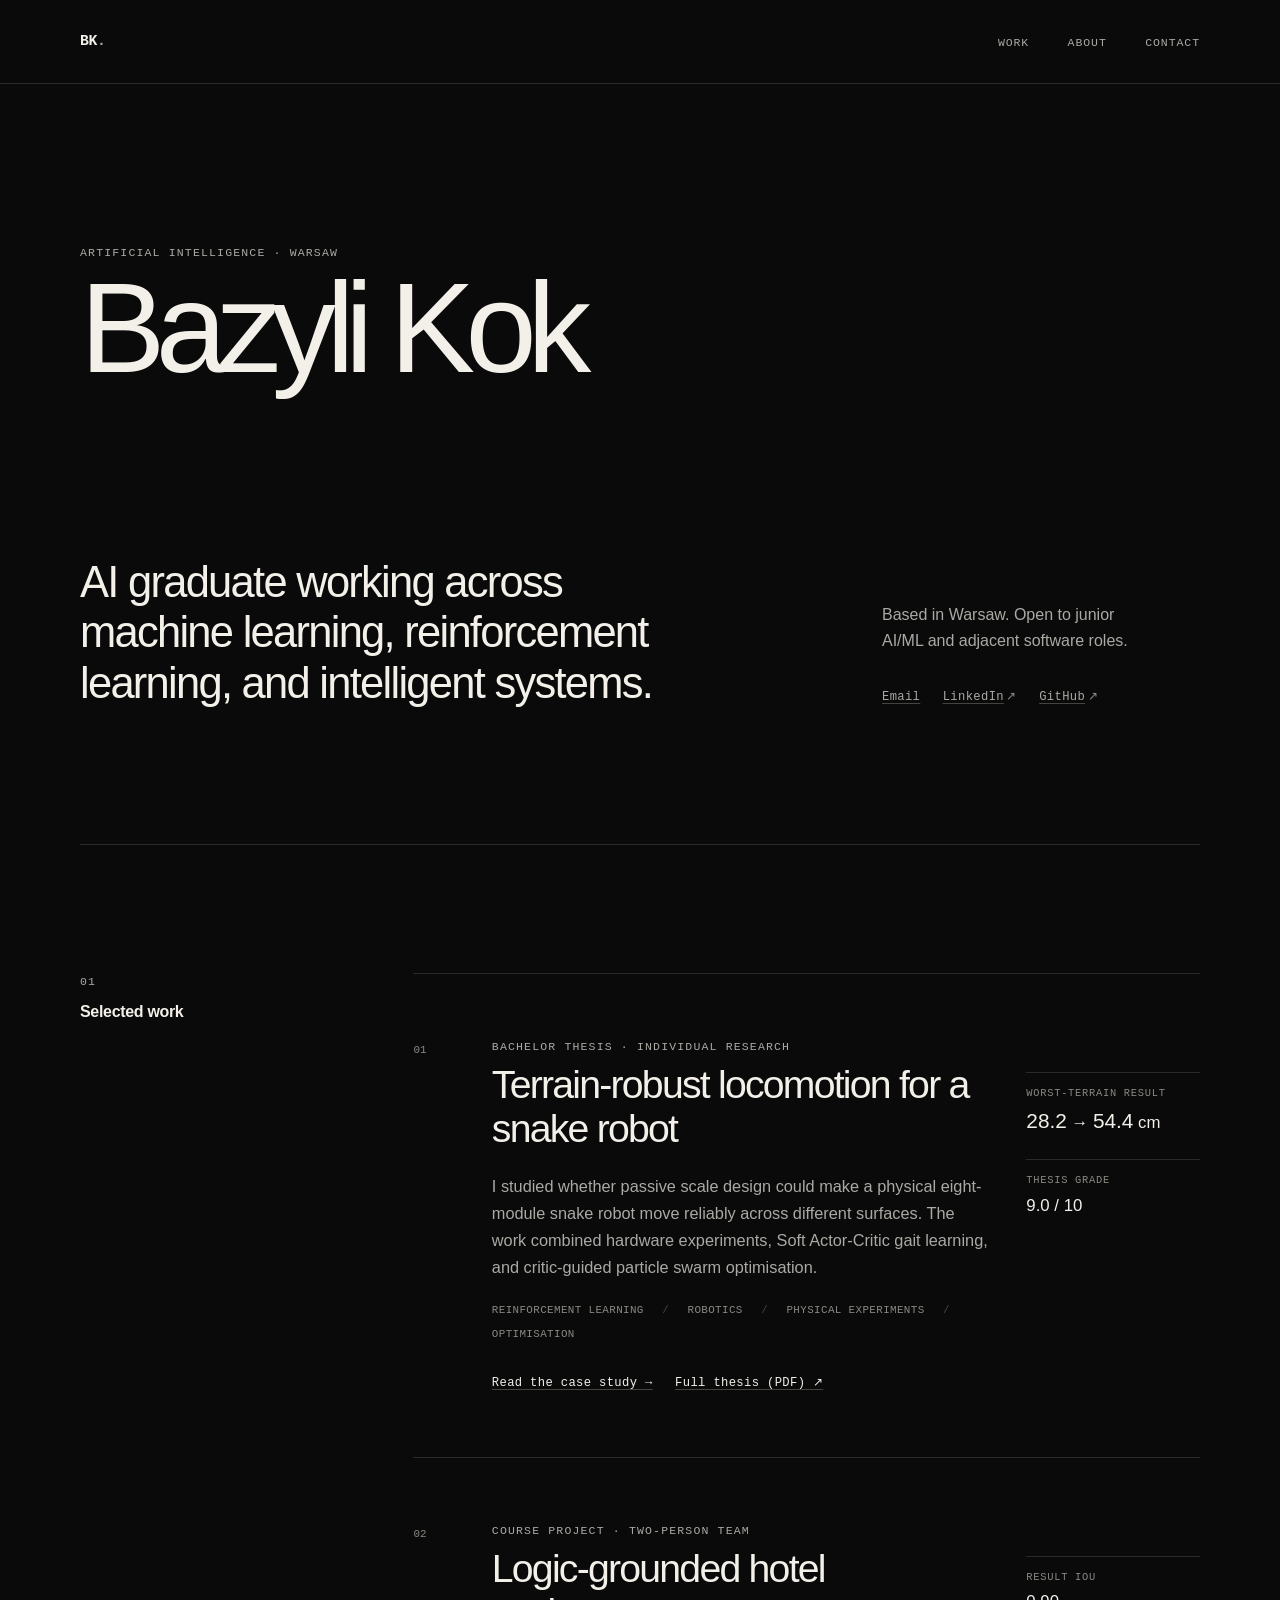
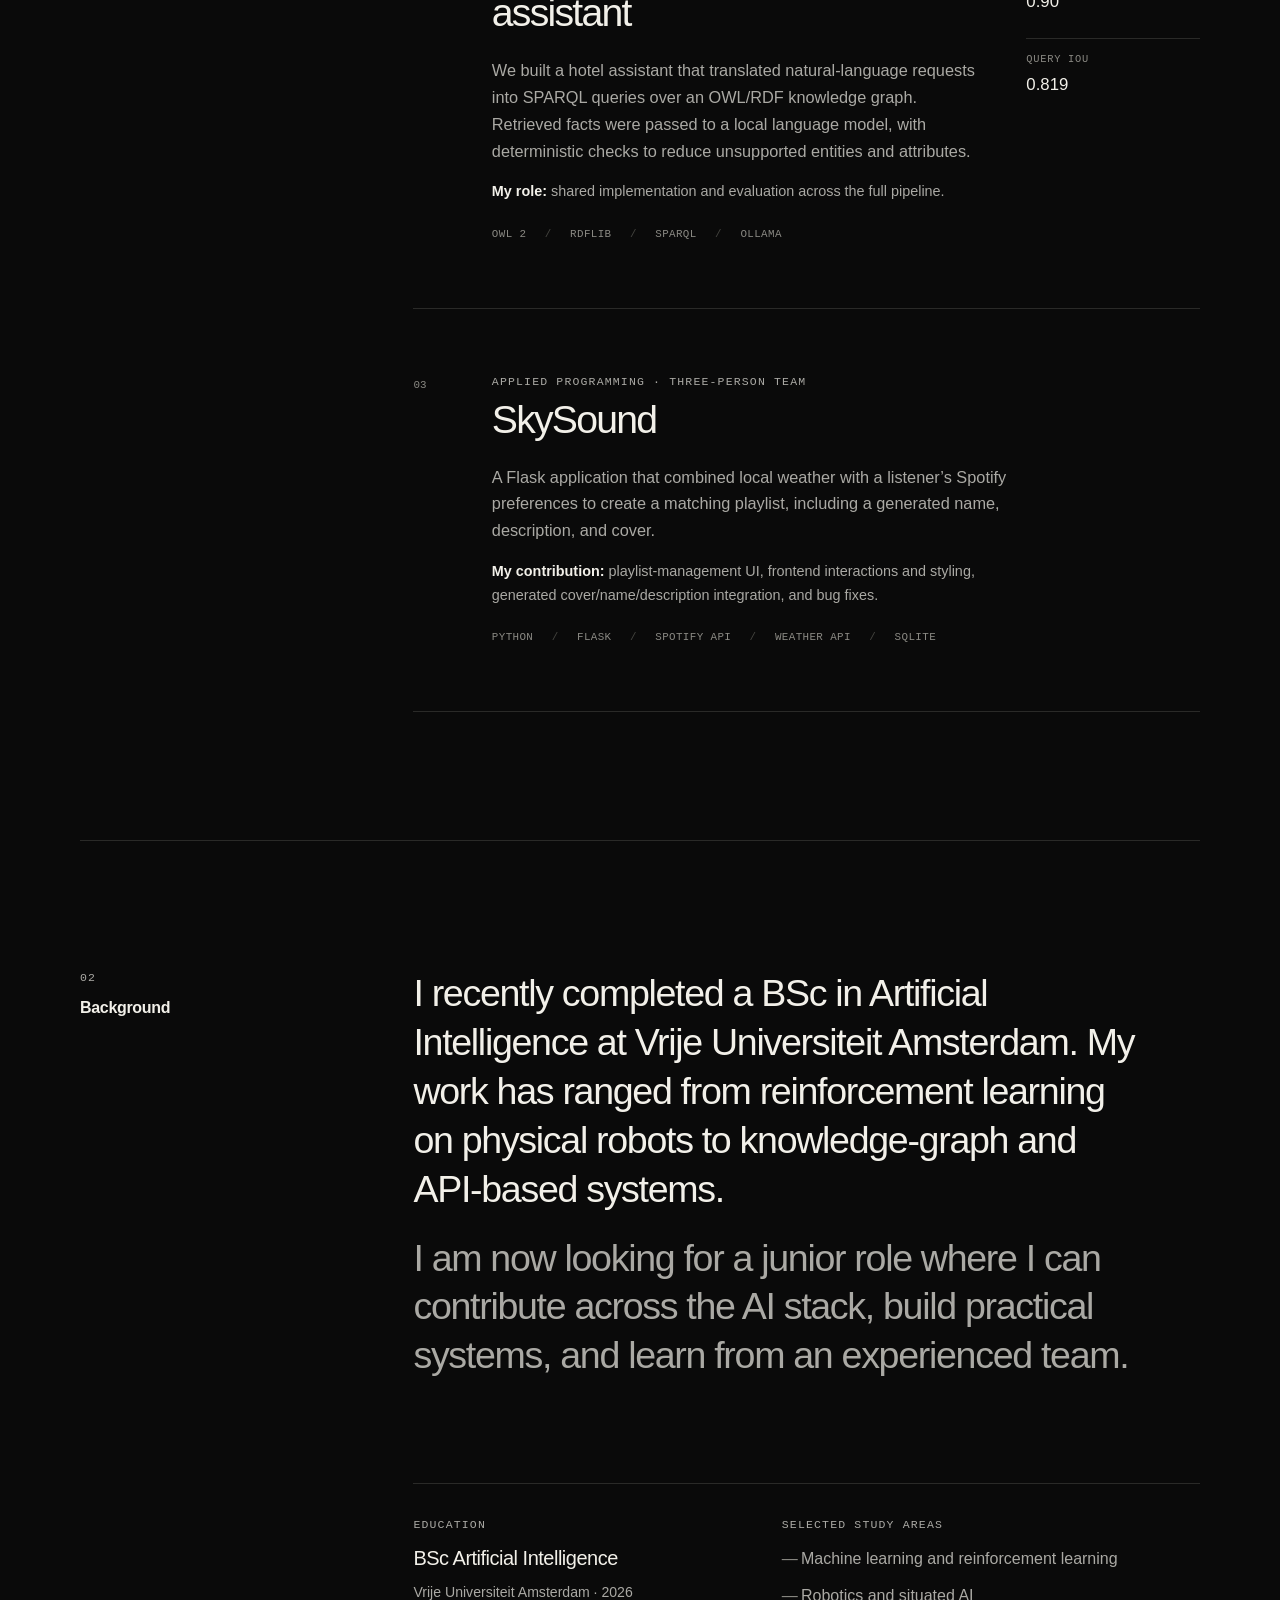
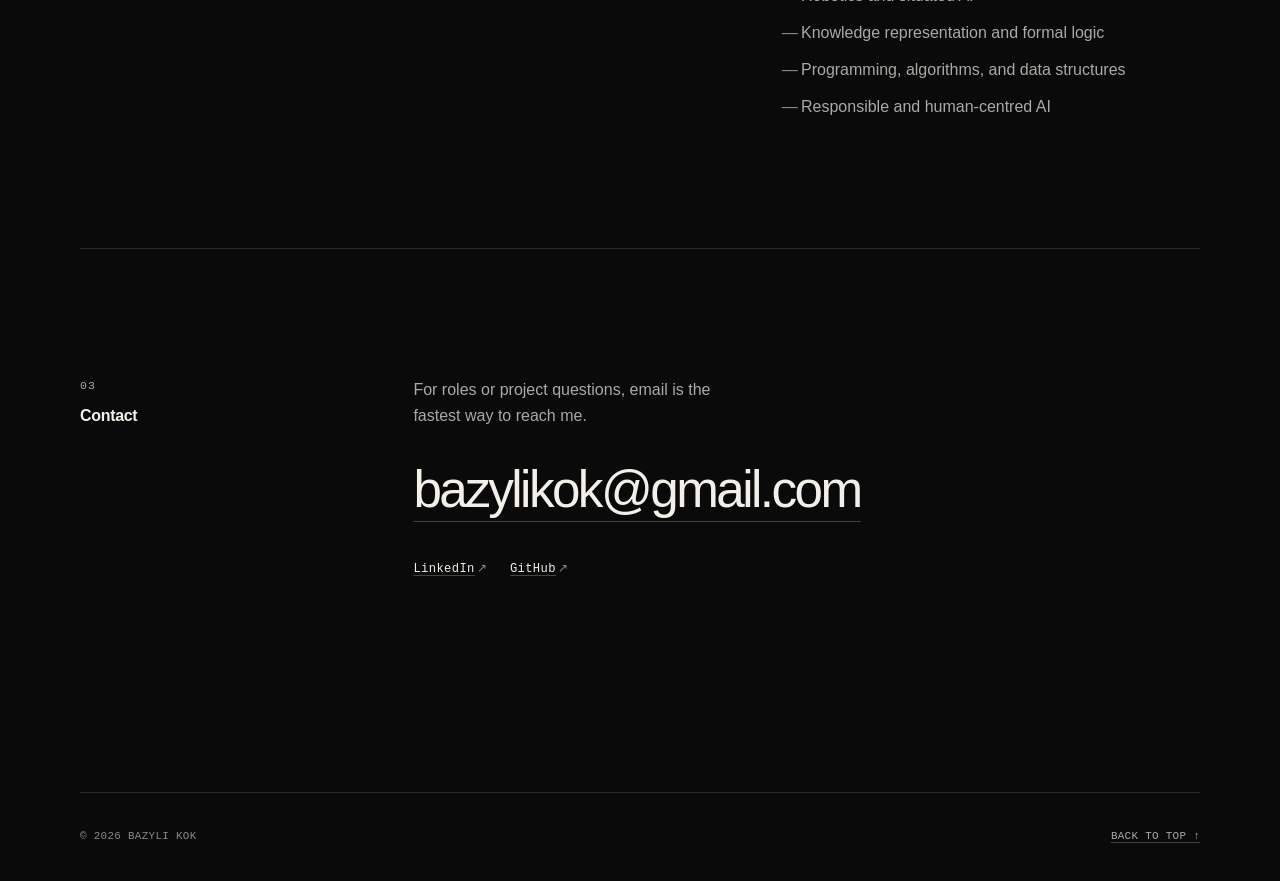
<file: index.html>
<!doctype html>
<html lang="en">
  <head>
    <meta charset="utf-8">
    <meta name="viewport" content="width=device-width, initial-scale=1">
    <meta name="theme-color" content="#0a0a0a">
    <meta name="description" content="Portfolio of Bazyli Kok, a VU Amsterdam Artificial Intelligence graduate working across machine learning, reinforcement learning, robotics, and intelligent systems.">

    <title>Bazyli Kok — Artificial Intelligence Graduate</title>
    <link rel="canonical" href="https://bazylikok.github.io/">
    <link rel="icon" href="/assets/favicon.svg?v=2" type="image/svg+xml">
    <link rel="stylesheet" href="/styles.css">

    <meta property="og:type" content="website">
    <meta property="og:title" content="Bazyli Kok — Artificial Intelligence Graduate">
    <meta property="og:description" content="Machine learning, reinforcement learning, robotics, and intelligent systems.">
    <meta property="og:url" content="https://bazylikok.github.io/">
    <meta property="og:image" content="https://bazylikok.github.io/assets/social-card.png">
    <meta property="og:image:width" content="1200">
    <meta property="og:image:height" content="630">
    <meta property="og:image:alt" content="Bazyli Kok — Artificial Intelligence graduate in Warsaw">
    <meta name="twitter:card" content="summary_large_image">

    <script type="application/ld+json">
      {
        "@context": "https://schema.org",
        "@type": "Person",
        "name": "Bazyli Kok",
        "url": "https://bazylikok.github.io/",
        "email": "mailto:bazylikok@gmail.com",
        "jobTitle": "Artificial Intelligence Graduate",
        "alumniOf": {
          "@type": "CollegeOrUniversity",
          "name": "Vrije Universiteit Amsterdam"
        },
        "homeLocation": {
          "@type": "Place",
          "name": "Warsaw, Poland"
        },
        "sameAs": [
          "https://github.com/BazyliKok",
          "https://www.linkedin.com/in/bazyli-kok-010882382/"
        ],
        "knowsAbout": [
          "Machine learning",
          "Reinforcement learning",
          "Robotics",
          "Knowledge representation",
          "Artificial intelligence"
        ]
      }
    </script>
  </head>

  <body>
    <a class="skip-link" href="#main-content">Skip to content</a>

    <header class="site-header">
      <div class="container nav-shell">
        <a class="brand" href="/" aria-label="BK. — Bazyli Kok, home">BK<span aria-hidden="true">.</span></a>
        <nav aria-label="Primary">
          <ul class="nav-links">
            <li><a href="#work">Work</a></li>
            <li><a href="#about">About</a></li>
            <li><a href="#contact">Contact</a></li>
          </ul>
        </nav>
      </div>
    </header>

    <main id="main-content">
      <section class="hero container" aria-labelledby="hero-title">
        <div class="hero-heading">
          <p class="eyebrow">Artificial intelligence · Warsaw</p>
          <h1 id="hero-title">Bazyli Kok</h1>
        </div>

        <div class="hero-intro">
          <p class="hero-copy">AI graduate working across machine learning, reinforcement learning, and intelligent systems.</p>
          <div class="hero-details">
            <p>Based in Warsaw. Open to junior AI/ML and adjacent software roles.</p>
            <ul class="text-links" aria-label="Contact and profile links">
              <li><a href="mailto:bazylikok@gmail.com">Email</a></li>
              <li><a href="https://www.linkedin.com/in/bazyli-kok-010882382/" target="_blank" rel="noreferrer">LinkedIn<span class="external-mark" aria-hidden="true">↗</span></a></li>
              <li><a href="https://github.com/BazyliKok" target="_blank" rel="noreferrer">GitHub<span class="external-mark" aria-hidden="true">↗</span></a></li>
            </ul>
          </div>
        </div>
      </section>

      <section class="section container" id="work" aria-labelledby="work-title">
        <div class="section-layout">
          <div class="section-heading">
            <p class="section-index">01</p>
            <h2 id="work-title">Selected work</h2>
          </div>

          <div class="project-list">
            <article class="project">
              <div class="project-number" aria-hidden="true">01</div>
              <div class="project-body">
                <p class="project-type">Bachelor thesis · Individual research</p>
                <h3><a href="/thesis/">Terrain-robust locomotion for a snake robot</a></h3>
                <p class="project-summary">I studied whether passive scale design could make a physical eight-module snake robot move reliably across different surfaces. The work combined hardware experiments, Soft Actor-Critic gait learning, and critic-guided particle swarm optimisation.</p>
                <ul class="project-stack" aria-label="Methods used">
                  <li>Reinforcement learning</li>
                  <li>Robotics</li>
                  <li>Physical experiments</li>
                  <li>Optimisation</li>
                </ul>
                <div class="project-links">
                  <a class="detail-link" href="/thesis/">Read the case study <span aria-hidden="true">→</span></a>
                  <a class="detail-link" href="/assets/documents/bazyli-kok-bachelor-thesis.pdf" target="_blank" rel="noreferrer" type="application/pdf">Full thesis (PDF) <span aria-hidden="true">↗</span></a>
                </div>
              </div>
              <dl class="project-evidence">
                <div>
                  <dt>Worst-terrain result</dt>
                  <dd><span>28.2</span> → <span>54.4</span> cm</dd>
                </div>
                <div>
                  <dt>Thesis grade</dt>
                  <dd>9.0 / 10</dd>
                </div>
              </dl>
            </article>

            <article class="project">
              <div class="project-number" aria-hidden="true">02</div>
              <div class="project-body">
                <p class="project-type">Course project · Two-person team</p>
                <h3>Logic-grounded hotel assistant</h3>
                <p class="project-summary">We built a hotel assistant that translated natural-language requests into SPARQL queries over an OWL/RDF knowledge graph. Retrieved facts were passed to a local language model, with deterministic checks to reduce unsupported entities and attributes.</p>
                <p class="project-note"><strong>My role:</strong> shared implementation and evaluation across the full pipeline.</p>
                <ul class="project-stack" aria-label="Technologies used">
                  <li>OWL 2</li>
                  <li>RDFLib</li>
                  <li>SPARQL</li>
                  <li>Ollama</li>
                </ul>
              </div>
              <dl class="project-evidence">
                <div>
                  <dt>Result IoU</dt>
                  <dd>0.90</dd>
                </div>
                <div>
                  <dt>Query IoU</dt>
                  <dd>0.819</dd>
                </div>
              </dl>
            </article>

            <article class="project">
              <div class="project-number" aria-hidden="true">03</div>
              <div class="project-body project-body--wide">
                <p class="project-type">Applied programming · Three-person team</p>
                <h3>SkySound</h3>
                <p class="project-summary">A Flask application that combined local weather with a listener’s Spotify preferences to create a matching playlist, including a generated name, description, and cover.</p>
                <p class="project-note"><strong>My contribution:</strong> playlist-management UI, frontend interactions and styling, generated cover/name/description integration, and bug fixes.</p>
                <ul class="project-stack" aria-label="Technologies used">
                  <li>Python</li>
                  <li>Flask</li>
                  <li>Spotify API</li>
                  <li>Weather API</li>
                  <li>SQLite</li>
                </ul>
              </div>
            </article>
          </div>
        </div>
      </section>

      <section class="section container" id="about" aria-labelledby="about-title">
        <div class="section-layout">
          <div class="section-heading">
            <p class="section-index">02</p>
            <h2 id="about-title">Background</h2>
          </div>

          <div class="about-content">
            <div class="profile-copy">
              <p>I recently completed a BSc in Artificial Intelligence at Vrije Universiteit Amsterdam. My work has ranged from reinforcement learning on physical robots to knowledge-graph and API-based systems.</p>
              <p>I am now looking for a junior role where I can contribute across the AI stack, build practical systems, and learn from an experienced team.</p>
            </div>

            <div class="education-block">
              <div class="education-title">
                <p class="small-label">Education</p>
                <h3>BSc Artificial Intelligence</h3>
                <p>Vrije Universiteit Amsterdam · 2026</p>
              </div>
              <div>
                <p class="small-label">Selected study areas</p>
                <ul class="study-list">
                  <li>Machine learning and reinforcement learning</li>
                  <li>Robotics and situated AI</li>
                  <li>Knowledge representation and formal logic</li>
                  <li>Programming, algorithms, and data structures</li>
                  <li>Responsible and human-centred AI</li>
                </ul>
              </div>
            </div>
          </div>
        </div>
      </section>

      <section class="section contact-section container" id="contact" aria-labelledby="contact-title">
        <div class="section-layout">
          <div class="section-heading">
            <p class="section-index">03</p>
            <h2 id="contact-title">Contact</h2>
          </div>

          <div class="contact-content">
            <p>For roles or project questions, email is the fastest way to reach me.</p>
            <a class="email-link" href="mailto:bazylikok@gmail.com">bazylikok@gmail.com</a>
            <ul class="text-links contact-links" aria-label="Professional profiles">
              <li><a href="https://www.linkedin.com/in/bazyli-kok-010882382/" target="_blank" rel="noreferrer">LinkedIn<span class="external-mark" aria-hidden="true">↗</span></a></li>
              <li><a href="https://github.com/BazyliKok" target="_blank" rel="noreferrer">GitHub<span class="external-mark" aria-hidden="true">↗</span></a></li>
            </ul>
          </div>
        </div>
      </section>
    </main>

    <footer class="site-footer container">
      <p>© 2026 Bazyli Kok</p>
      <a href="#main-content">Back to top <span aria-hidden="true">↑</span></a>
    </footer>
  </body>
</html>
</file>
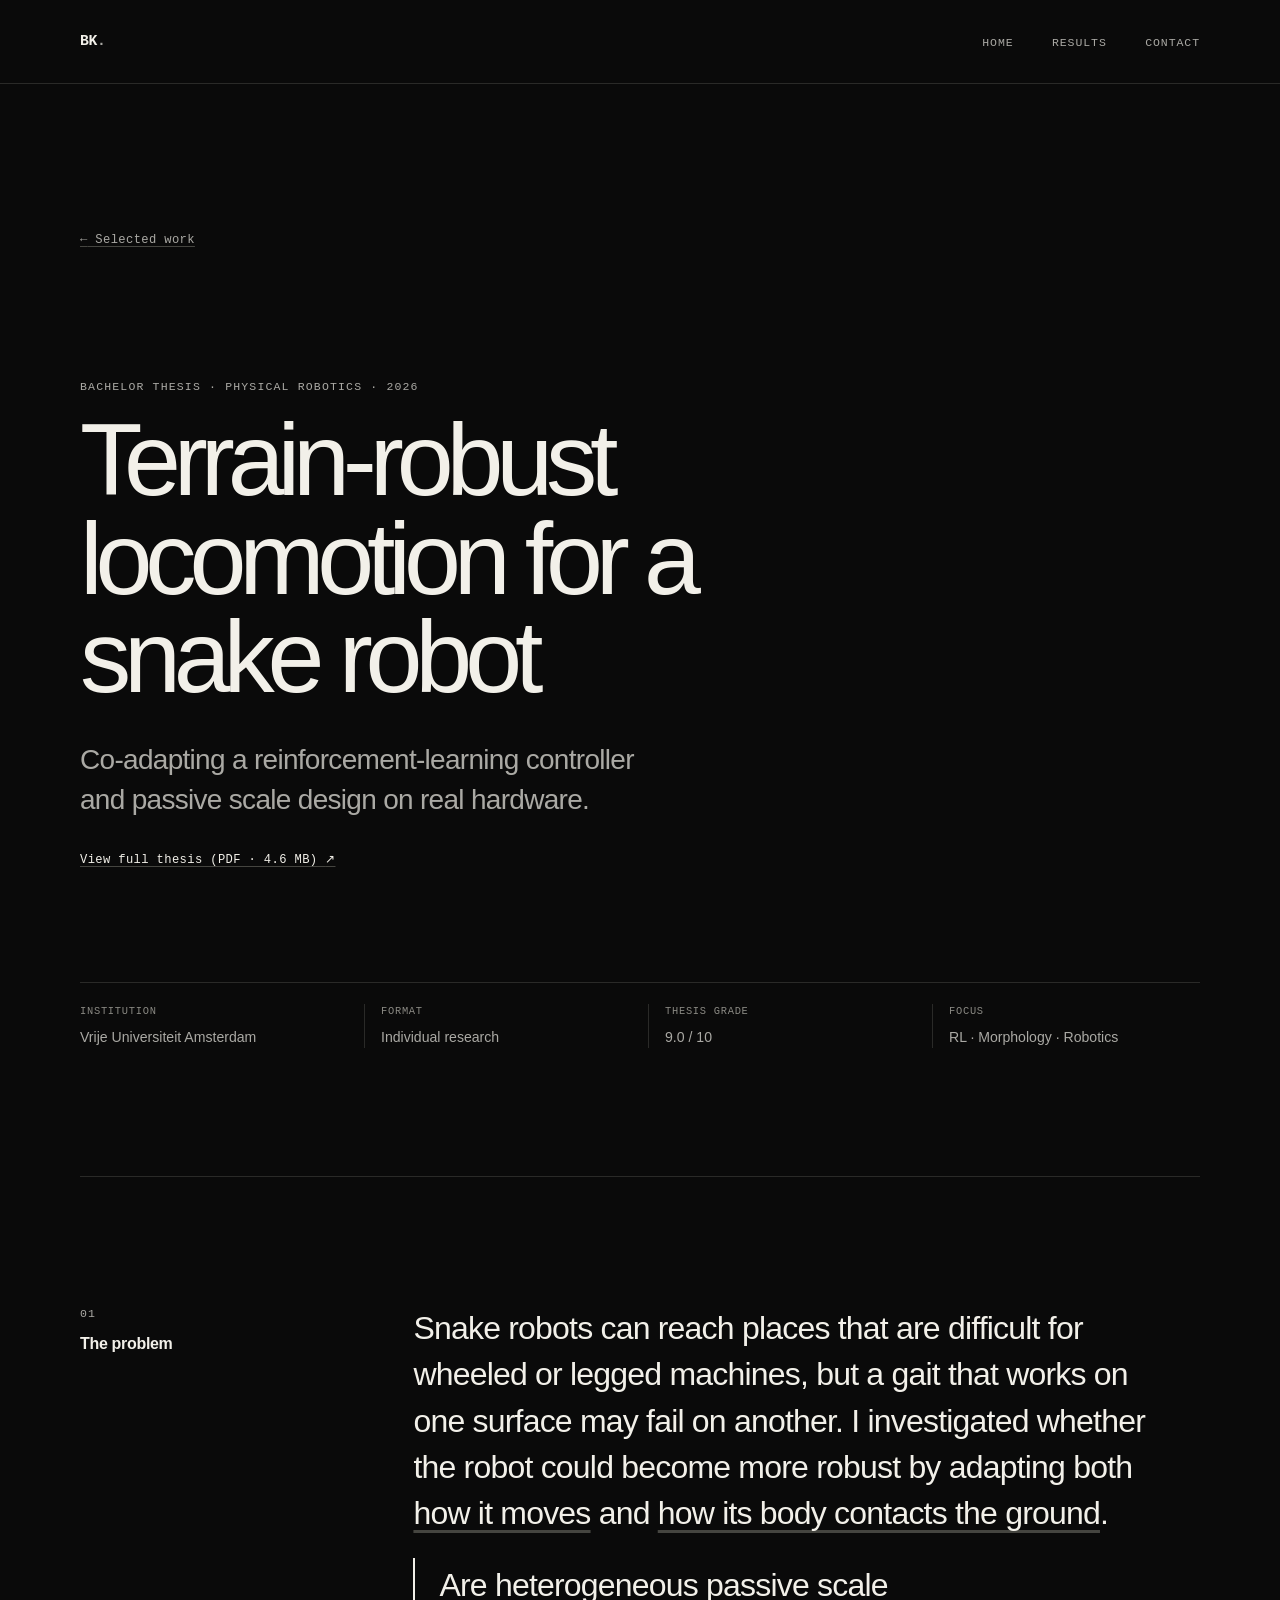
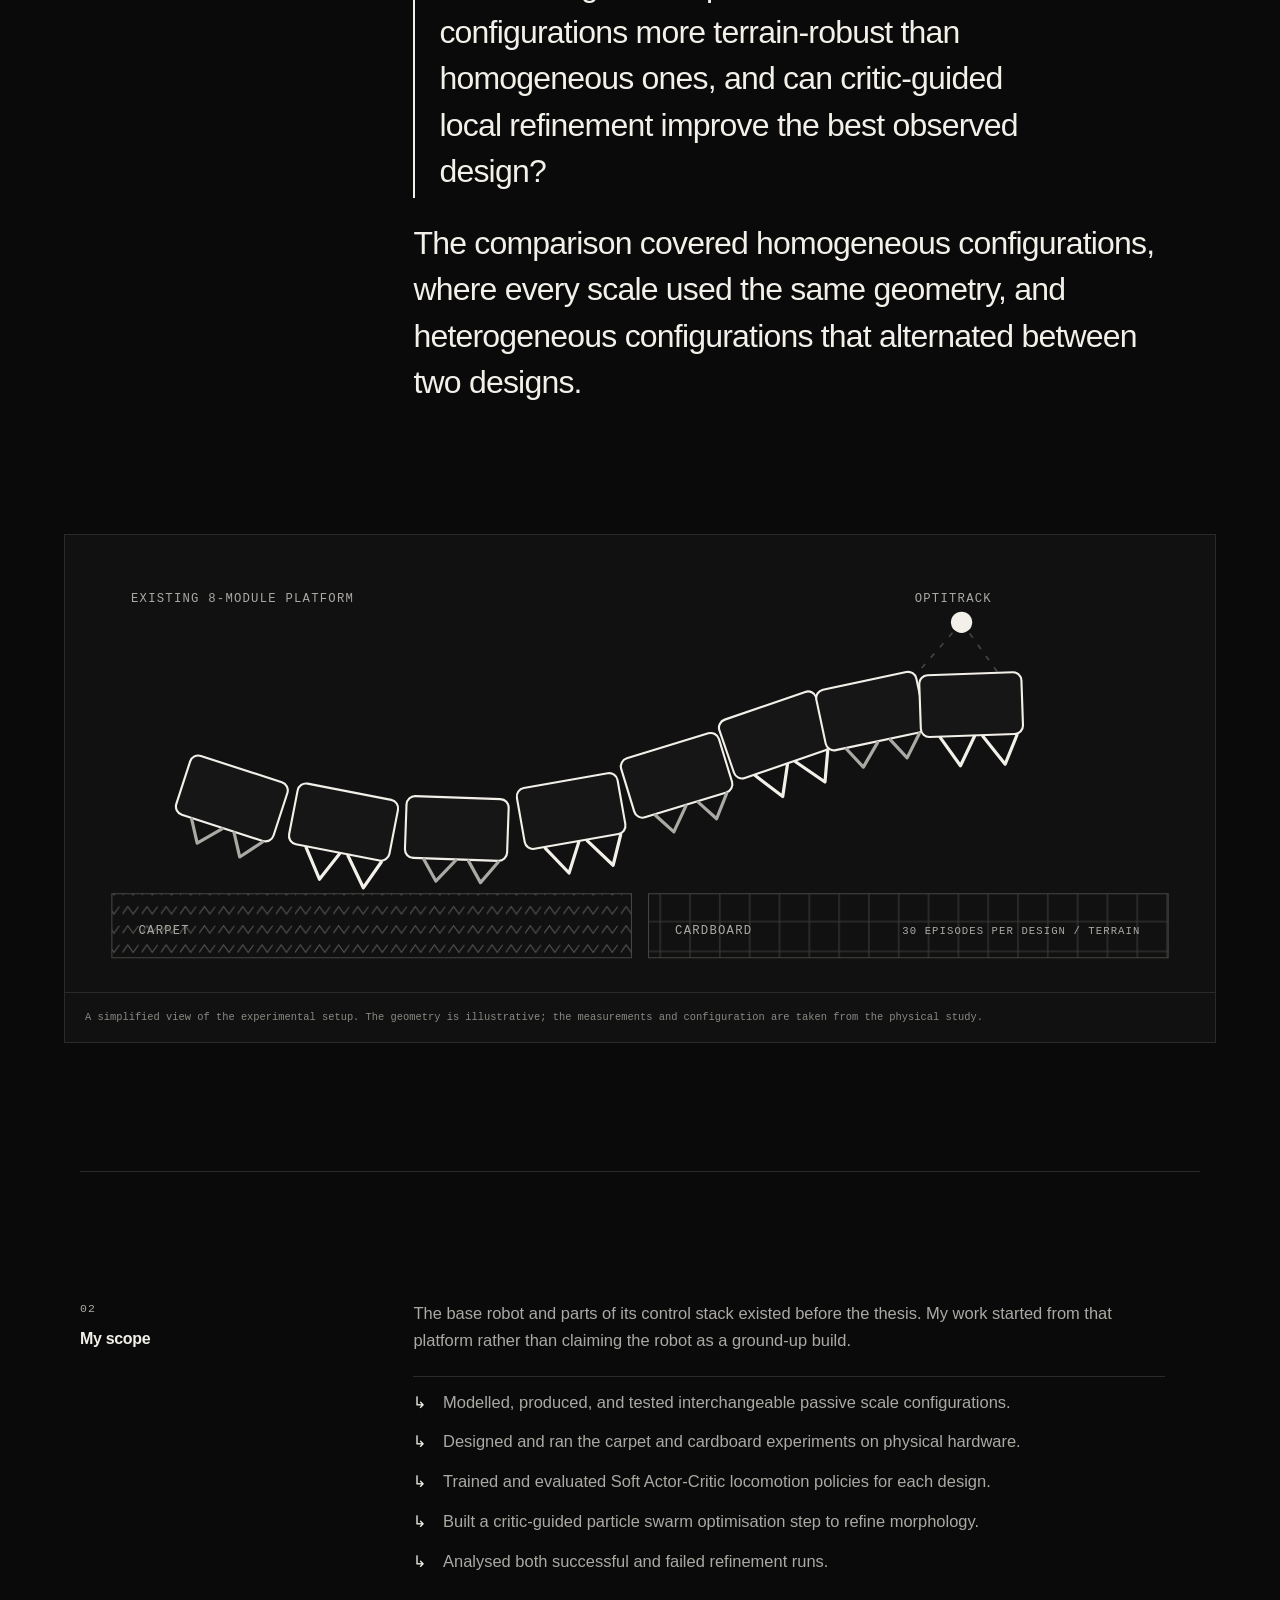
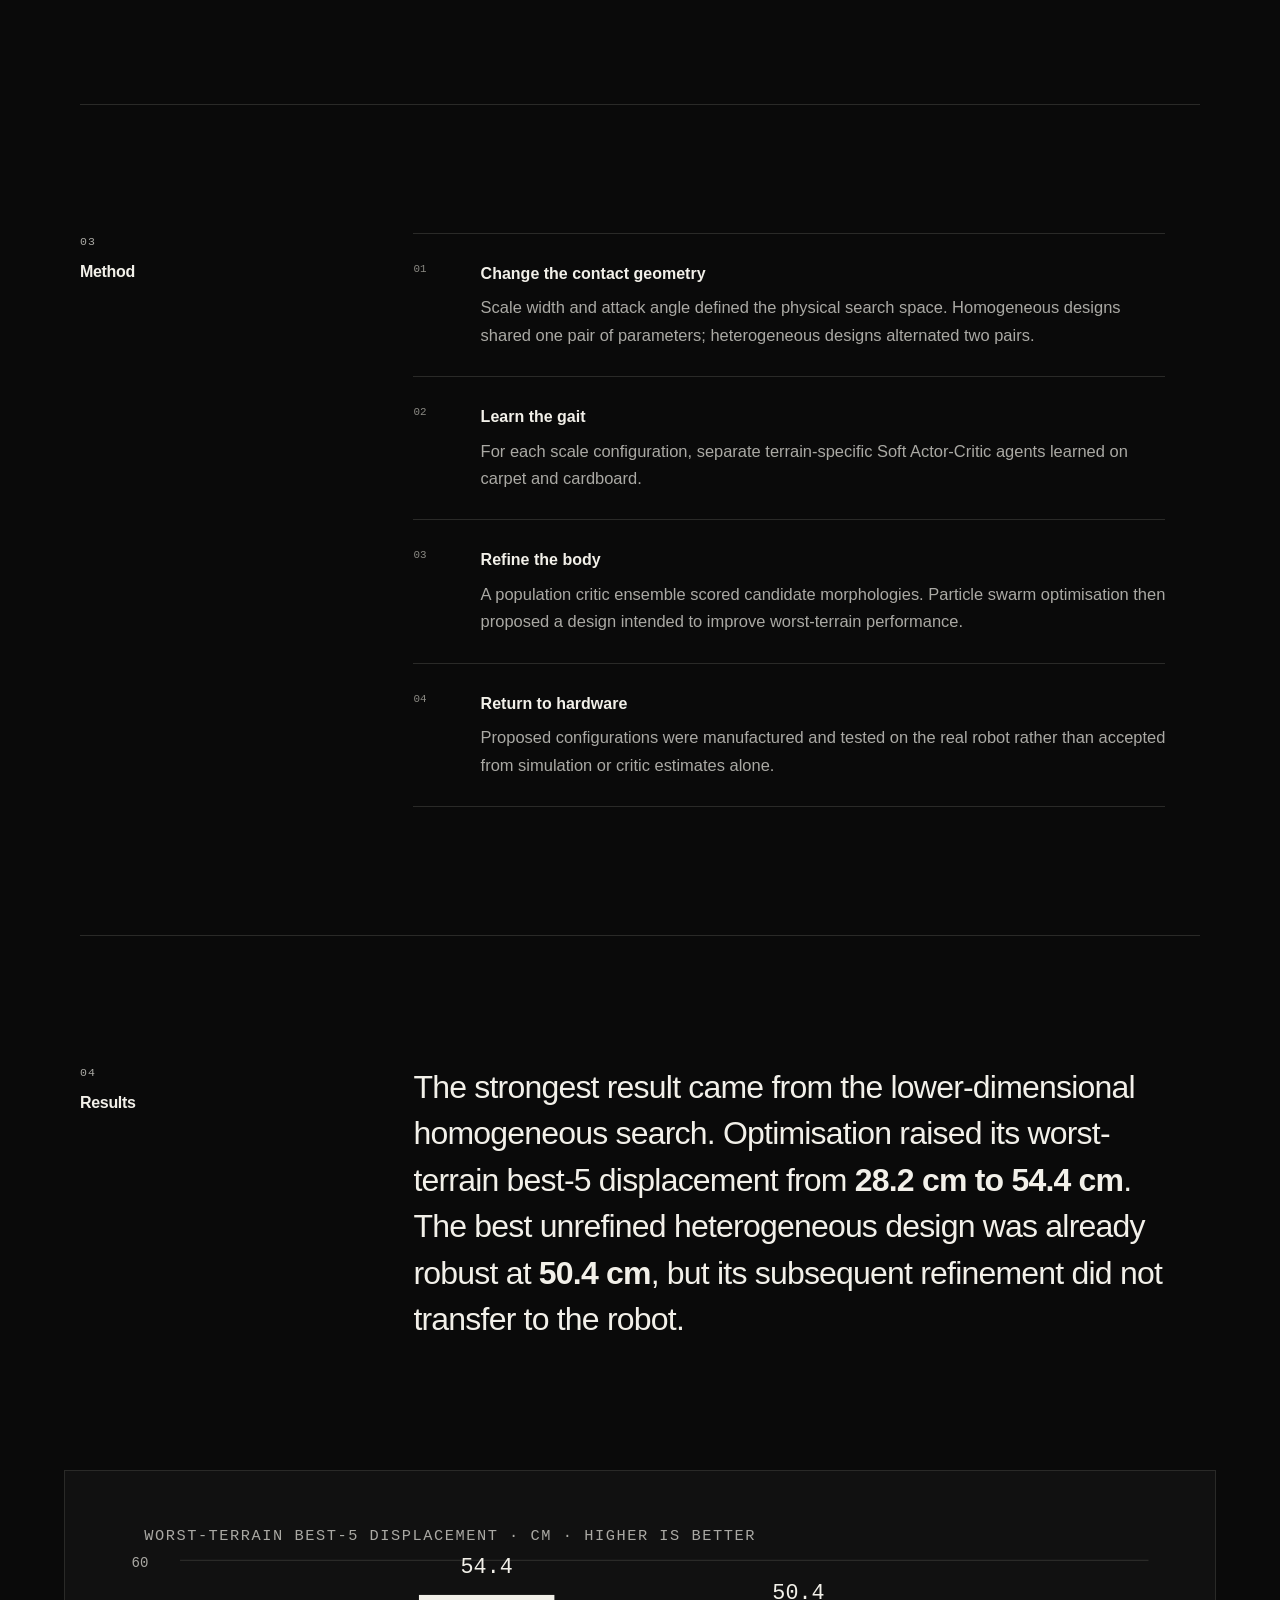
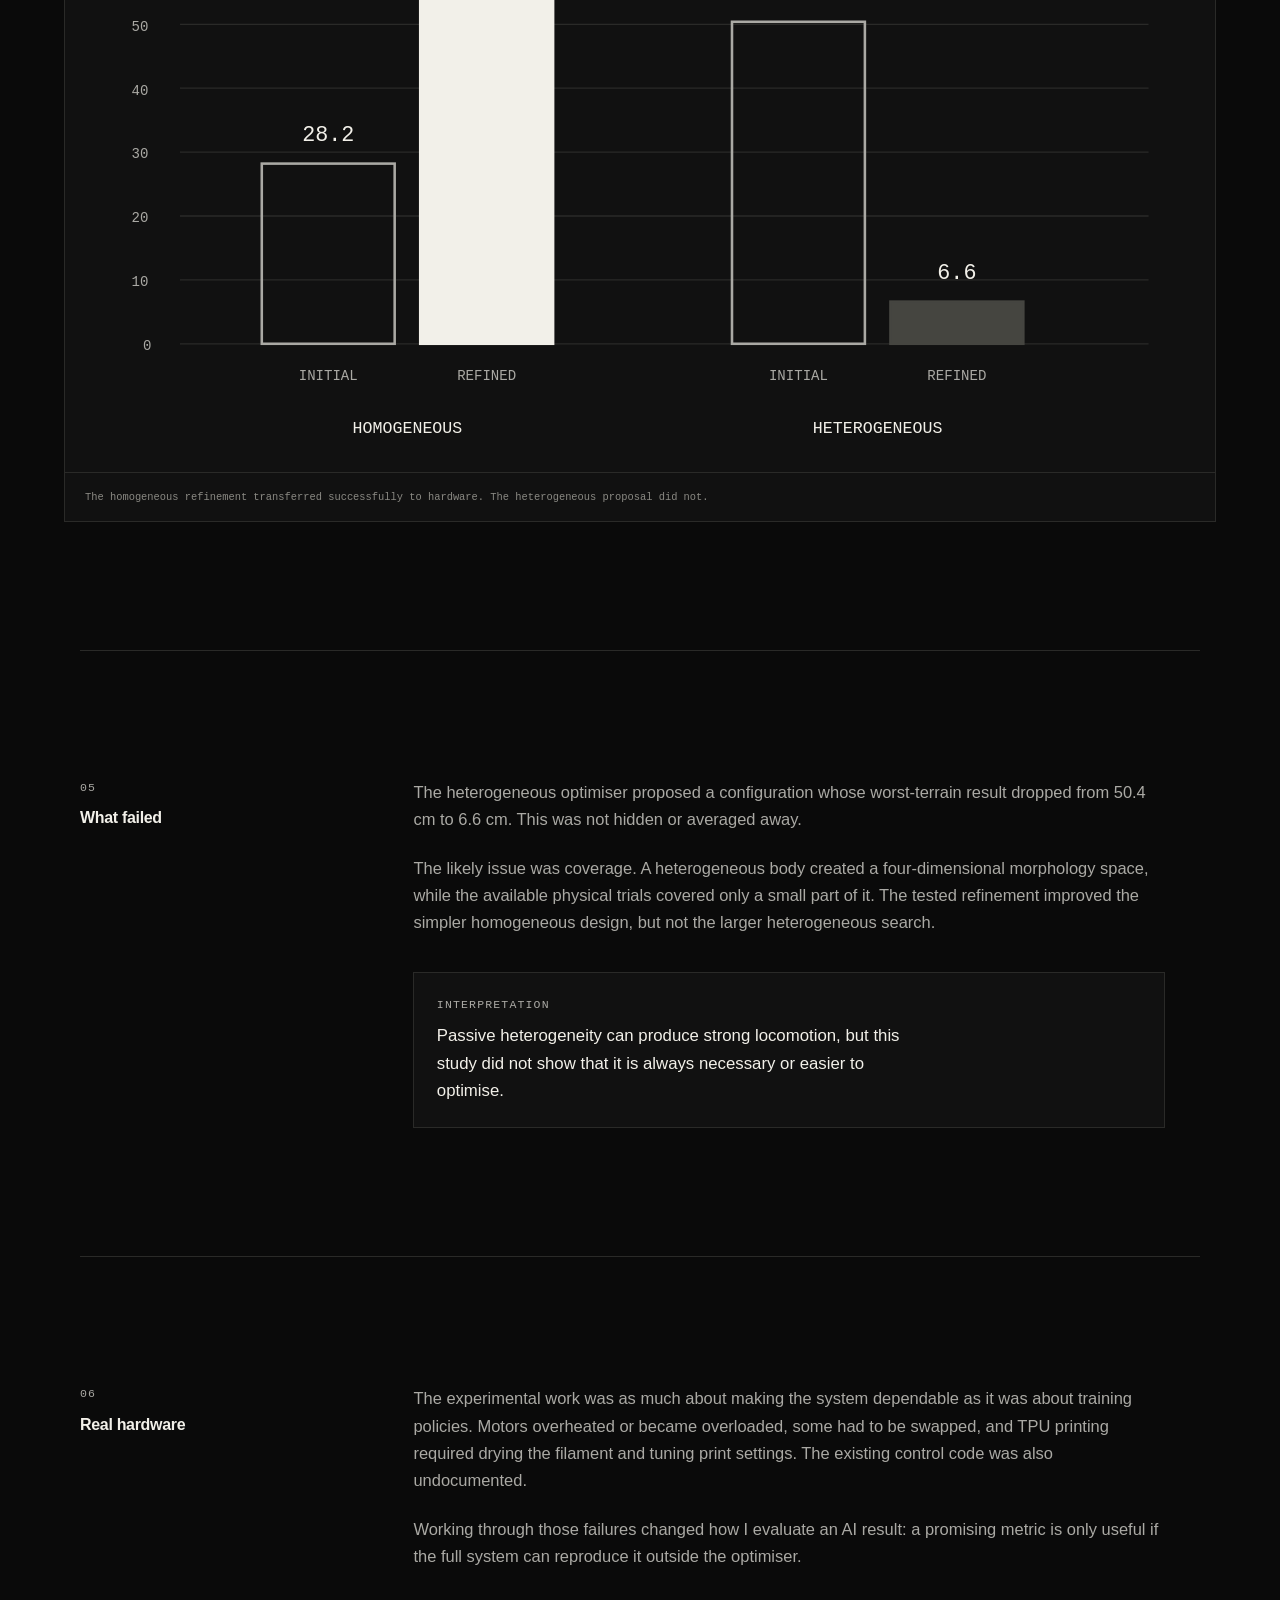
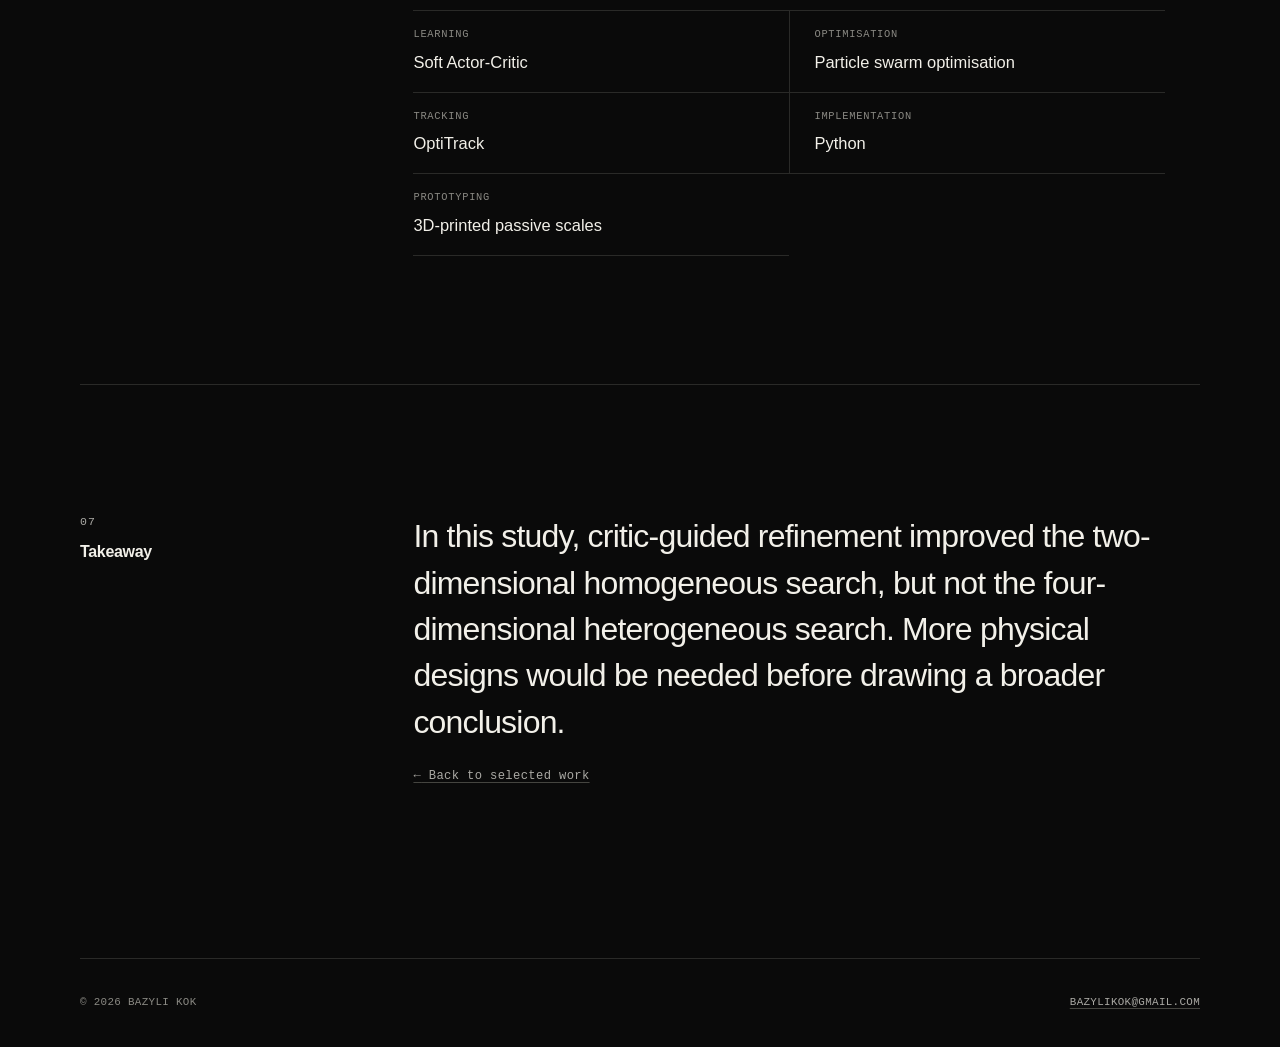
<file: thesis/index.html>
<!doctype html>
<html lang="en">
  <head>
    <meta charset="utf-8">
    <meta name="viewport" content="width=device-width, initial-scale=1">
    <meta name="theme-color" content="#0a0a0a">
    <meta name="description" content="A case study of Bazyli Kok's bachelor thesis on co-adapting passive scales and reinforcement-learning controllers for terrain-robust snake-robot locomotion.">

    <title>Snake Robot Thesis — Bazyli Kok</title>
    <link rel="canonical" href="https://bazylikok.github.io/thesis/">
    <link rel="icon" href="/assets/favicon.svg?v=2" type="image/svg+xml">
    <link rel="stylesheet" href="/styles.css">

    <meta property="og:type" content="article">
    <meta property="og:title" content="Terrain-Robust Snake Robot — Bazyli Kok">
    <meta property="og:description" content="Physical robotics, Soft Actor-Critic, passive scale design, and critic-guided optimisation.">
    <meta property="og:url" content="https://bazylikok.github.io/thesis/">
    <meta property="og:image" content="https://bazylikok.github.io/assets/social-card.png">
    <meta property="og:image:width" content="1200">
    <meta property="og:image:height" content="630">
    <meta property="og:image:alt" content="Bazyli Kok — snake robot bachelor thesis case study">
    <meta name="twitter:card" content="summary_large_image">
  </head>

  <body>
    <a class="skip-link" href="#main-content">Skip to content</a>

    <header class="site-header">
      <div class="container nav-shell">
        <a class="brand" href="/" aria-label="BK. — Bazyli Kok, home">BK<span aria-hidden="true">.</span></a>
        <nav aria-label="Primary">
          <ul class="nav-links">
            <li><a href="/">Home</a></li>
            <li><a href="#results">Results</a></li>
            <li><a href="/#contact">Contact</a></li>
          </ul>
        </nav>
      </div>
    </header>

    <main id="main-content">
      <article>
        <header class="case-hero container">
          <a class="back-link" href="/"><span aria-hidden="true">←</span> Selected work</a>
          <p class="eyebrow">Bachelor thesis · Physical robotics · 2026</p>
          <h1>Terrain-robust locomotion for a snake robot</h1>
          <p class="case-subtitle">Co-adapting a reinforcement-learning controller and passive scale design on real hardware.</p>

          <div class="case-actions">
            <a class="detail-link" href="/assets/documents/bazyli-kok-bachelor-thesis.pdf" target="_blank" rel="noreferrer" type="application/pdf">View full thesis (PDF · 4.6 MB) <span aria-hidden="true">↗</span></a>
          </div>

          <dl class="case-facts">
            <div>
              <dt>Institution</dt>
              <dd>Vrije Universiteit Amsterdam</dd>
            </div>
            <div>
              <dt>Format</dt>
              <dd>Individual research</dd>
            </div>
            <div>
              <dt>Thesis grade</dt>
              <dd>9.0 / 10</dd>
            </div>
            <div>
              <dt>Focus</dt>
              <dd>RL · Morphology · Robotics</dd>
            </div>
          </dl>
        </header>

        <section class="case-section container" aria-labelledby="problem-title">
          <div class="case-section-heading">
            <p class="section-index">01</p>
            <h2 id="problem-title">The problem</h2>
          </div>
          <div class="case-copy case-copy--lead">
            <p>Snake robots can reach places that are difficult for wheeled or legged machines, but a gait that works on one surface may fail on another. I investigated whether the robot could become more robust by adapting both <em>how it moves</em> and <em>how its body contacts the ground</em>.</p>
            <blockquote>
              <p>Are heterogeneous passive scale configurations more terrain-robust than homogeneous ones, and can critic-guided local refinement improve the best observed design?</p>
            </blockquote>
            <p>The comparison covered homogeneous configurations, where every scale used the same geometry, and heterogeneous configurations that alternated between two designs.</p>
          </div>
        </section>

        <figure class="visual-panel container-wide">
          <svg class="robot-schematic" viewBox="0 0 1080 430" role="img" aria-labelledby="robot-title robot-desc">
            <title id="robot-title">Schematic of the snake robot and experimental terrains</title>
            <desc id="robot-desc">Eight connected modules form a curved snake robot. Alternating passive scales contact carpet and cardboard surfaces while an overhead OptiTrack system measures displacement.</desc>
            <defs>
              <pattern id="carpet-pattern" width="18" height="18" patternUnits="userSpaceOnUse">
                <path d="M0 14 L5 7 L10 14 L15 7" fill="none" stroke="currentColor" stroke-width="1" opacity="0.45"/>
              </pattern>
              <pattern id="board-pattern" width="28" height="28" patternUnits="userSpaceOnUse">
                <path d="M0 27 H28 M27 0 V28" fill="none" stroke="currentColor" stroke-width="1" opacity="0.28"/>
              </pattern>
            </defs>

            <text x="62" y="63" class="svg-label">EXISTING 8-MODULE PLATFORM</text>
            <text x="798" y="63" class="svg-label">OPTITRACK</text>
            <path d="M842 82 L781 152 M842 82 L894 154" class="tracking-line"/>
            <circle cx="842" cy="82" r="10" class="tracking-point"/>
            <circle cx="781" cy="152" r="5" class="tracking-point"/>
            <circle cx="894" cy="154" r="5" class="tracking-point"/>

            <g class="robot-body">
              <g transform="translate(120 205) rotate(18)"><rect width="96" height="58" rx="8"/><path d="M18 59 L30 79 L48 59 M60 59 L72 79 L88 59" class="scale-a"/></g>
              <g transform="translate(220 232) rotate(11)"><rect width="96" height="58" rx="8"/><path d="M18 59 L36 86 L50 59 M58 59 L78 86 L90 59" class="scale-b"/></g>
              <g transform="translate(321 245) rotate(2)"><rect width="96" height="58" rx="8"/><path d="M18 59 L30 79 L48 59 M60 59 L72 79 L88 59" class="scale-a"/></g>
              <g transform="translate(423 239) rotate(-10)"><rect width="96" height="58" rx="8"/><path d="M18 59 L36 86 L50 59 M58 59 L78 86 L90 59" class="scale-b"/></g>
              <g transform="translate(520 212) rotate(-17)"><rect width="96" height="58" rx="8"/><path d="M18 59 L30 79 L48 59 M60 59 L72 79 L88 59" class="scale-a"/></g>
              <g transform="translate(612 176) rotate(-19)"><rect width="96" height="58" rx="8"/><path d="M18 59 L36 86 L50 59 M58 59 L78 86 L90 59" class="scale-b"/></g>
              <g transform="translate(704 147) rotate(-12)"><rect width="96" height="58" rx="8"/><path d="M18 59 L30 79 L48 59 M60 59 L72 79 L88 59" class="scale-a"/></g>
              <g transform="translate(802 132) rotate(-2)"><rect width="96" height="58" rx="8"/><path d="M18 59 L36 86 L50 59 M58 59 L78 86 L90 59" class="scale-b"/></g>
            </g>

            <path d="M44 337 H532 V397 H44 Z" fill="url(#carpet-pattern)" class="terrain"/>
            <path d="M548 337 H1036 V397 H548 Z" fill="url(#board-pattern)" class="terrain"/>
            <text x="69" y="375" class="terrain-label">CARPET</text>
            <text x="573" y="375" class="terrain-label">CARDBOARD</text>
            <text x="1010" y="375" class="terrain-note">30 EPISODES PER DESIGN / TERRAIN</text>
          </svg>
          <figcaption>A simplified view of the experimental setup. The geometry is illustrative; the measurements and configuration are taken from the physical study.</figcaption>
        </figure>

        <section class="case-section container" aria-labelledby="scope-title">
          <div class="case-section-heading">
            <p class="section-index">02</p>
            <h2 id="scope-title">My scope</h2>
          </div>
          <div class="case-copy">
            <p>The base robot and parts of its control stack existed before the thesis. My work started from that platform rather than claiming the robot as a ground-up build.</p>
            <ul class="plain-list contribution-list">
              <li>Modelled, produced, and tested interchangeable passive scale configurations.</li>
              <li>Designed and ran the carpet and cardboard experiments on physical hardware.</li>
              <li>Trained and evaluated Soft Actor-Critic locomotion policies for each design.</li>
              <li>Built a critic-guided particle swarm optimisation step to refine morphology.</li>
              <li>Analysed both successful and failed refinement runs.</li>
            </ul>
          </div>
        </section>

        <section class="case-section container" aria-labelledby="method-title">
          <div class="case-section-heading">
            <p class="section-index">03</p>
            <h2 id="method-title">Method</h2>
          </div>
          <div class="case-copy">
            <ol class="method-list">
              <li>
                <span class="method-number">01</span>
                <div>
                  <h3>Change the contact geometry</h3>
                  <p>Scale width and attack angle defined the physical search space. Homogeneous designs shared one pair of parameters; heterogeneous designs alternated two pairs.</p>
                </div>
              </li>
              <li>
                <span class="method-number">02</span>
                <div>
                  <h3>Learn the gait</h3>
                  <p>For each scale configuration, separate terrain-specific Soft Actor-Critic agents learned on carpet and cardboard.</p>
                </div>
              </li>
              <li>
                <span class="method-number">03</span>
                <div>
                  <h3>Refine the body</h3>
                  <p>A population critic ensemble scored candidate morphologies. Particle swarm optimisation then proposed a design intended to improve worst-terrain performance.</p>
                </div>
              </li>
              <li>
                <span class="method-number">04</span>
                <div>
                  <h3>Return to hardware</h3>
                  <p>Proposed configurations were manufactured and tested on the real robot rather than accepted from simulation or critic estimates alone.</p>
                </div>
              </li>
            </ol>
          </div>
        </section>

        <section class="case-section container" id="results" aria-labelledby="results-title">
          <div class="case-section-heading">
            <p class="section-index">04</p>
            <h2 id="results-title">Results</h2>
          </div>
          <div class="case-copy case-copy--lead">
            <p>The strongest result came from the lower-dimensional homogeneous search. Optimisation raised its worst-terrain best-5 displacement from <strong>28.2 cm to 54.4 cm</strong>. The best unrefined heterogeneous design was already robust at <strong>50.4 cm</strong>, but its subsequent refinement did not transfer to the robot.</p>
          </div>
        </section>

        <figure class="visual-panel results-panel container-wide">
          <svg class="results-chart" viewBox="0 0 900 470" role="img" aria-labelledby="chart-title chart-desc">
            <title id="chart-title">Worst-terrain best-5 displacement before and after refinement</title>
            <desc id="chart-desc">For the homogeneous design, worst-terrain best-5 displacement improved from 28.2 to 54.4 centimetres. For the heterogeneous design, the strong initial result of 50.4 centimetres fell to 6.6 centimetres after an unsuccessful refinement.</desc>
            <text x="62" y="54" class="chart-kicker">WORST-TERRAIN BEST-5 DISPLACEMENT · CM · HIGHER IS BETTER</text>

            <g class="chart-grid">
              <line x1="90" y1="370" x2="848" y2="370"/>
              <line x1="90" y1="320" x2="848" y2="320"/>
              <line x1="90" y1="270" x2="848" y2="270"/>
              <line x1="90" y1="220" x2="848" y2="220"/>
              <line x1="90" y1="170" x2="848" y2="170"/>
              <line x1="90" y1="120" x2="848" y2="120"/>
              <line x1="90" y1="70" x2="848" y2="70"/>
            </g>
            <g class="chart-axis-labels">
              <text x="61" y="375">0</text>
              <text x="52" y="325">10</text>
              <text x="52" y="275">20</text>
              <text x="52" y="225">30</text>
              <text x="52" y="175">40</text>
              <text x="52" y="125">50</text>
              <text x="52" y="75">60</text>
            </g>

            <g class="chart-bars">
              <rect x="154" y="229" width="104" height="141" class="bar bar--before"/>
              <rect x="278" y="98" width="104" height="272" class="bar bar--after"/>
              <rect x="522" y="118" width="104" height="252" class="bar bar--before"/>
              <rect x="646" y="337" width="104" height="33" class="bar bar--failed"/>
            </g>
            <g class="bar-values">
              <text x="206" y="211">28.2</text>
              <text x="330" y="80">54.4</text>
              <text x="574" y="100">50.4</text>
              <text x="698" y="319">6.6</text>
            </g>
            <g class="bar-labels">
              <text x="206" y="398">INITIAL</text>
              <text x="330" y="398">REFINED</text>
              <text x="574" y="398">INITIAL</text>
              <text x="698" y="398">REFINED</text>
              <text x="268" y="440" class="group-label">HOMOGENEOUS</text>
              <text x="636" y="440" class="group-label">HETEROGENEOUS</text>
            </g>
          </svg>
          <figcaption>The homogeneous refinement transferred successfully to hardware. The heterogeneous proposal did not.</figcaption>
        </figure>

        <section class="case-section container" aria-labelledby="failure-title">
          <div class="case-section-heading">
            <p class="section-index">05</p>
            <h2 id="failure-title">What failed</h2>
          </div>
          <div class="case-copy">
            <p>The heterogeneous optimiser proposed a configuration whose worst-terrain result dropped from 50.4 cm to 6.6 cm. This was not hidden or averaged away.</p>
            <p>The likely issue was coverage. A heterogeneous body created a four-dimensional morphology space, while the available physical trials covered only a small part of it. The tested refinement improved the simpler homogeneous design, but not the larger heterogeneous search.</p>
            <aside class="finding-note">
              <p class="small-label">Interpretation</p>
              <p>Passive heterogeneity can produce strong locomotion, but this study did not show that it is always necessary or easier to optimise.</p>
            </aside>
          </div>
        </section>

        <section class="case-section container" aria-labelledby="hardware-title">
          <div class="case-section-heading">
            <p class="section-index">06</p>
            <h2 id="hardware-title">Real hardware</h2>
          </div>
          <div class="case-copy">
            <p>The experimental work was as much about making the system dependable as it was about training policies. Motors overheated or became overloaded, some had to be swapped, and TPU printing required drying the filament and tuning print settings. The existing control code was also undocumented.</p>
            <p>Working through those failures changed how I evaluate an AI result: a promising metric is only useful if the full system can reproduce it outside the optimiser.</p>

            <dl class="tools-list">
              <div><dt>Learning</dt><dd>Soft Actor-Critic</dd></div>
              <div><dt>Optimisation</dt><dd>Particle swarm optimisation</dd></div>
              <div><dt>Tracking</dt><dd>OptiTrack</dd></div>
              <div><dt>Implementation</dt><dd>Python</dd></div>
              <div><dt>Prototyping</dt><dd>3D-printed passive scales</dd></div>
            </dl>
          </div>
        </section>

        <section class="case-section case-conclusion container" aria-labelledby="conclusion-title">
          <div class="case-section-heading">
            <p class="section-index">07</p>
            <h2 id="conclusion-title">Takeaway</h2>
          </div>
          <div class="case-copy case-copy--lead">
            <p>In this study, critic-guided refinement improved the two-dimensional homogeneous search, but not the four-dimensional heterogeneous search. More physical designs would be needed before drawing a broader conclusion.</p>
            <a class="detail-link" href="/"><span aria-hidden="true">←</span> Back to selected work</a>
          </div>
        </section>
      </article>
    </main>

    <footer class="site-footer container">
      <p>© 2026 Bazyli Kok</p>
      <a href="mailto:bazylikok@gmail.com">bazylikok@gmail.com</a>
    </footer>
  </body>
</html>
</file>
<file: styles.css>
:root {
  color-scheme: dark;
  --bg: #0a0a0a;
  --surface: #111111;
  --surface-raised: #161616;
  --text: #f2f0e9;
  --muted: #aaa9a4;
  --quiet: #8a8983;
  --line: #2a2a28;
  --line-strong: #454540;
  --max-width: 1120px;
  --wide-width: 1280px;
  --gutter: clamp(1.5rem, 5vw, 4rem);
  --mono: "SFMono-Regular", Consolas, "Liberation Mono", Menlo, monospace;
  --sans: Inter, ui-sans-serif, -apple-system, BlinkMacSystemFont, "Segoe UI", Helvetica, Arial, sans-serif;
}

*,
*::before,
*::after {
  box-sizing: border-box;
}

html {
  background: var(--bg);
  scroll-padding-top: 2rem;
}

body {
  min-width: 320px;
  margin: 0;
  background: var(--bg);
  color: var(--text);
  font-family: var(--sans);
  font-size: 1rem;
  line-height: 1.65;
  text-rendering: optimizeLegibility;
  -webkit-font-smoothing: antialiased;
}

::selection {
  background: var(--text);
  color: var(--bg);
}

a {
  color: inherit;
  text-decoration-color: var(--line-strong);
  text-decoration-thickness: 1px;
  text-underline-offset: 0.28em;
}

a:hover {
  text-decoration-color: currentColor;
}

a:focus-visible {
  border-radius: 2px;
  outline: 2px solid var(--text);
  outline-offset: 5px;
}

p,
h1,
h2,
h3,
blockquote,
figure,
dl,
dd {
  margin: 0;
}

ul,
ol {
  margin: 0;
  padding: 0;
}

img,
svg {
  max-width: 100%;
}

strong {
  color: var(--text);
  font-weight: 620;
}

.container,
.container-wide {
  width: min(100% - (var(--gutter) * 2), var(--max-width));
  margin-inline: auto;
}

.container-wide {
  width: min(100% - (var(--gutter) * 2), var(--wide-width));
}

.skip-link {
  position: fixed;
  z-index: 20;
  top: 1rem;
  left: 1rem;
  padding: 0.65rem 0.9rem;
  background: var(--text);
  color: var(--bg);
  font-family: var(--mono);
  font-size: 0.75rem;
  text-decoration: none;
  transform: translateY(-160%);
}

.skip-link:focus {
  transform: translateY(0);
}

.site-header {
  border-bottom: 1px solid var(--line);
}

.nav-shell {
  display: flex;
  align-items: center;
  justify-content: space-between;
  min-height: 5.2rem;
  gap: 2rem;
}

.brand {
  font-family: var(--mono);
  font-size: 0.92rem;
  font-weight: 700;
  letter-spacing: -0.02em;
  text-decoration: none;
}

.brand span {
  color: var(--muted);
}

.nav-links,
.text-links,
.project-stack {
  display: flex;
  flex-wrap: wrap;
  list-style: none;
}

.nav-links {
  gap: clamp(1.2rem, 3vw, 2.5rem);
}

.nav-links a {
  color: var(--muted);
  font-family: var(--mono);
  font-size: 0.72rem;
  letter-spacing: 0.08em;
  text-decoration: none;
  text-transform: uppercase;
}

.nav-links a:hover {
  color: var(--text);
}

.hero {
  display: grid;
  min-height: min(760px, calc(100vh - 5.2rem));
  padding-block: clamp(5.5rem, 13vw, 10rem) clamp(5rem, 11vw, 8.5rem);
}

.hero-heading {
  align-self: start;
}

.eyebrow,
.project-type,
.small-label,
.chart-kicker,
.svg-label,
.terrain-label,
.terrain-note,
.section-index {
  font-family: var(--mono);
  font-size: 0.72rem;
  letter-spacing: 0.1em;
  line-height: 1.5;
  text-transform: uppercase;
}

.eyebrow,
.project-type,
.small-label,
.section-index {
  color: var(--muted);
}

.hero h1 {
  max-width: 12ch;
  margin-top: 0.65rem;
  font-size: clamp(4rem, 10vw, 8.2rem);
  font-weight: 520;
  letter-spacing: -0.075em;
  line-height: 0.88;
}

.hero-intro {
  display: grid;
  grid-template-columns: minmax(0, 1.65fr) minmax(15rem, 0.75fr);
  align-items: end;
  align-self: end;
  gap: clamp(3rem, 8vw, 8rem);
  margin-top: 7rem;
}

.hero-copy {
  max-width: 24ch;
  font-size: clamp(1.8rem, 3.4vw, 3.1rem);
  font-weight: 430;
  letter-spacing: -0.04em;
  line-height: 1.16;
}

.hero-details {
  display: grid;
  gap: 1.7rem;
  color: var(--muted);
}

.hero-details > p {
  max-width: 29ch;
}

.text-links {
  gap: 0.7rem 1.4rem;
}

.text-links a,
.detail-link,
.back-link,
.site-footer a {
  font-family: var(--mono);
  font-size: 0.76rem;
  letter-spacing: 0.03em;
}

.external-mark {
  display: inline-block;
  margin-left: 0.2em;
  color: var(--quiet);
  text-decoration: none;
}

.section {
  border-top: 1px solid var(--line);
  padding-block: clamp(5rem, 10vw, 8.5rem);
}

.section-layout,
.case-section {
  display: grid;
  grid-template-columns: minmax(9rem, 0.31fr) minmax(0, 1fr);
  gap: clamp(3rem, 7vw, 7rem);
}

.section-heading h2,
.case-section-heading h2 {
  margin-top: 0.55rem;
  font-size: 1rem;
  font-weight: 560;
  letter-spacing: -0.02em;
}

.project-list {
  border-top: 1px solid var(--line);
}

.project {
  display: grid;
  grid-template-columns: 2.5rem minmax(0, 1fr) minmax(10rem, 0.35fr);
  gap: clamp(1.3rem, 3vw, 2.5rem);
  padding-block: clamp(2.6rem, 5vw, 4.2rem);
  border-bottom: 1px solid var(--line);
}

.project-number {
  padding-top: 0.25rem;
  color: var(--quiet);
  font-family: var(--mono);
  font-size: 0.68rem;
}

.project-body--wide {
  grid-column: 2 / -1;
}

.project-body h3 {
  max-width: 22ch;
  margin-top: 0.5rem;
  font-size: clamp(1.65rem, 3.2vw, 2.45rem);
  font-weight: 500;
  letter-spacing: -0.045em;
  line-height: 1.12;
}

.project-body h3 a {
  text-decoration: none;
}

.project-body h3 a:hover {
  text-decoration: underline;
  text-decoration-color: var(--line-strong);
  text-underline-offset: 0.18em;
}

.project-summary {
  max-width: 61ch;
  margin-top: 1.35rem;
  color: var(--muted);
  font-size: 1.02rem;
}

.project-note {
  max-width: 61ch;
  margin-top: 1rem;
  color: var(--muted);
  font-size: 0.9rem;
}

.project-stack {
  gap: 0.4rem 1.15rem;
  margin-top: 1.35rem;
  color: var(--quiet);
  font-family: var(--mono);
  font-size: 0.68rem;
  letter-spacing: 0.035em;
  text-transform: uppercase;
}

.project-stack li:not(:last-child)::after {
  margin-left: 1.15rem;
  color: var(--line-strong);
  content: "/";
}

.detail-link {
  display: inline-block;
  margin-top: 1.8rem;
}

.project-links,
.case-actions {
  display: flex;
  flex-wrap: wrap;
  align-items: center;
  gap: 0.75rem 1.4rem;
  margin-top: 1.8rem;
}

.project-links .detail-link,
.case-actions .detail-link {
  margin-top: 0;
}

.project-evidence {
  display: grid;
  align-content: start;
  gap: 1.5rem;
  padding-top: 2.1rem;
}

.project-evidence > div {
  padding-top: 0.8rem;
  border-top: 1px solid var(--line);
}

.project-evidence dt,
.tools-list dt,
.case-facts dt {
  color: var(--quiet);
  font-family: var(--mono);
  font-size: 0.65rem;
  letter-spacing: 0.07em;
  line-height: 1.45;
  text-transform: uppercase;
}

.project-evidence dd {
  margin-top: 0.42rem;
  color: var(--text);
  font-size: 1.05rem;
  font-variant-numeric: tabular-nums;
  line-height: 1.35;
}

.project-evidence dd span {
  font-size: 1.3rem;
}

.about-content {
  display: grid;
  gap: clamp(4rem, 8vw, 7rem);
}

.profile-copy {
  display: grid;
  max-width: 35ch;
  gap: 1.25rem;
  font-size: clamp(1.45rem, 3vw, 2.35rem);
  letter-spacing: -0.035em;
  line-height: 1.3;
}

.profile-copy p:last-child {
  color: var(--muted);
}

.education-block {
  display: grid;
  grid-template-columns: minmax(0, 0.8fr) minmax(0, 1.2fr);
  gap: clamp(2.5rem, 7vw, 6rem);
  padding-top: 2rem;
  border-top: 1px solid var(--line);
}

.education-title h3 {
  margin-top: 0.6rem;
  font-size: 1.25rem;
  font-weight: 530;
  letter-spacing: -0.025em;
}

.education-title p:last-child {
  margin-top: 0.35rem;
  color: var(--muted);
  font-size: 0.88rem;
}

.study-list {
  display: grid;
  gap: 0.65rem;
  margin-top: 0.85rem;
  color: var(--muted);
  list-style: none;
}

.study-list li {
  display: grid;
  grid-template-columns: 0.6rem 1fr;
  gap: 0.6rem;
}

.study-list li::before {
  color: var(--quiet);
  content: "—";
}

.contact-section {
  min-height: 34rem;
}

.contact-content > p {
  max-width: 37ch;
  color: var(--muted);
}

.email-link {
  display: block;
  width: fit-content;
  max-width: 100%;
  margin-top: 2rem;
  font-size: clamp(1.55rem, 4vw, 3.7rem);
  font-weight: 450;
  letter-spacing: -0.05em;
  line-height: 1.1;
  overflow-wrap: anywhere;
}

.contact-links {
  margin-top: 2.25rem;
}

.site-footer {
  display: flex;
  align-items: center;
  justify-content: space-between;
  gap: 2rem;
  padding-block: 2.2rem;
  border-top: 1px solid var(--line);
  color: var(--quiet);
  font-family: var(--mono);
  font-size: 0.68rem;
  letter-spacing: 0.03em;
  text-transform: uppercase;
}

.site-footer a {
  color: var(--muted);
  font-size: inherit;
}

/* Thesis case study */

.case-hero {
  padding-block: clamp(4.5rem, 11vw, 9rem) clamp(5rem, 10vw, 8rem);
}

.back-link {
  display: inline-block;
  margin-bottom: clamp(4rem, 10vw, 8rem);
  color: var(--muted);
}

.case-hero h1 {
  max-width: 12ch;
  margin-top: 1rem;
  font-size: clamp(3.4rem, 8vw, 7.4rem);
  font-weight: 500;
  letter-spacing: -0.07em;
  line-height: 0.96;
}

.case-subtitle {
  max-width: 37ch;
  margin-top: 2.1rem;
  color: var(--muted);
  font-size: clamp(1.2rem, 2.3vw, 1.75rem);
  letter-spacing: -0.025em;
  line-height: 1.45;
}

.case-facts {
  display: grid;
  grid-template-columns: repeat(4, minmax(0, 1fr));
  gap: 1rem;
  margin-top: clamp(4rem, 9vw, 7rem);
  padding-top: 1.35rem;
  border-top: 1px solid var(--line);
}

.case-facts > div:not(:first-child) {
  padding-left: 1rem;
  border-left: 1px solid var(--line);
}

.case-facts dd {
  margin-top: 0.5rem;
  color: var(--muted);
  font-size: 0.88rem;
  line-height: 1.45;
}

.case-section {
  padding-block: clamp(5rem, 10vw, 8.5rem);
  border-top: 1px solid var(--line);
}

.case-copy {
  max-width: 47rem;
  color: var(--muted);
  font-size: 1.03rem;
}

.case-copy > * + * {
  margin-top: 1.35rem;
}

.case-copy--lead {
  color: var(--text);
  font-size: clamp(1.35rem, 2.5vw, 2rem);
  letter-spacing: -0.025em;
  line-height: 1.45;
}

.case-copy em {
  color: var(--text);
  font-style: normal;
  text-decoration: underline;
  text-decoration-color: var(--line-strong);
  text-underline-offset: 0.2em;
}

.case-copy blockquote {
  padding: 0.25rem 0 0.25rem 1.5rem;
  border-left: 2px solid var(--text);
  color: var(--text);
}

.case-copy blockquote p {
  max-width: 34ch;
}

.visual-panel {
  margin-bottom: clamp(5rem, 10vw, 8.5rem);
  background: var(--surface);
  border: 1px solid var(--line);
}

.visual-panel svg {
  display: block;
  width: 100%;
  height: auto;
}

.visual-panel figcaption {
  padding: 1rem 1.25rem;
  border-top: 1px solid var(--line);
  color: var(--quiet);
  font-family: var(--mono);
  font-size: 0.65rem;
  line-height: 1.55;
}

.robot-schematic {
  color: var(--muted);
}

.robot-body rect {
  fill: var(--surface-raised);
  stroke: var(--text);
  stroke-width: 2;
}

.robot-body .scale-a,
.robot-body .scale-b {
  fill: none;
  stroke-linecap: round;
  stroke-linejoin: round;
  stroke-width: 3;
}

.robot-body .scale-a {
  stroke: var(--muted);
}

.robot-body .scale-b {
  stroke: var(--text);
}

.tracking-line {
  fill: none;
  stroke: var(--line-strong);
  stroke-dasharray: 5 8;
  stroke-width: 1.5;
}

.tracking-point {
  fill: var(--text);
}

.terrain {
  stroke: var(--line-strong);
}

.svg-label,
.terrain-label,
.terrain-note {
  fill: var(--muted);
}

.terrain-note {
  font-size: 10px;
  text-anchor: end;
}

.plain-list {
  list-style: none;
}

.contribution-list {
  display: grid;
  gap: 0.8rem;
  padding-top: 0.75rem;
  border-top: 1px solid var(--line);
}

.contribution-list li {
  display: grid;
  grid-template-columns: 1.2rem 1fr;
  gap: 0.65rem;
}

.contribution-list li::before {
  color: var(--text);
  content: "↳";
}

.method-list {
  list-style: none;
}

.method-list li {
  display: grid;
  grid-template-columns: 3rem 1fr;
  gap: 1.2rem;
  padding-block: 1.7rem;
  border-top: 1px solid var(--line);
}

.method-list li:last-child {
  border-bottom: 1px solid var(--line);
}

.method-number {
  color: var(--quiet);
  font-family: var(--mono);
  font-size: 0.68rem;
}

.method-list h3 {
  color: var(--text);
  font-size: 1rem;
  font-weight: 570;
}

.method-list p {
  margin-top: 0.45rem;
}

.results-panel {
  margin-top: 0;
}

.chart-kicker,
.chart-axis-labels,
.bar-labels,
.bar-values {
  fill: var(--muted);
  font-family: var(--mono);
}

.chart-kicker {
  font-size: 12px;
}

.chart-grid line {
  stroke: var(--line);
  stroke-width: 1;
}

.chart-axis-labels,
.bar-labels {
  font-size: 11px;
}

.bar-values {
  fill: var(--text);
  font-size: 17px;
  font-variant-numeric: tabular-nums;
  text-anchor: middle;
}

.bar {
  stroke-width: 2;
}

.bar--before {
  fill: transparent;
  stroke: var(--muted);
}

.bar--after {
  fill: var(--text);
  stroke: var(--text);
}

.bar--failed {
  fill: var(--line-strong);
  stroke: var(--line-strong);
}

.bar-labels text {
  text-anchor: middle;
}

.bar-labels .group-label {
  fill: var(--text);
  font-size: 13px;
}

.finding-note {
  margin-top: 2.25rem;
  padding: 1.4rem;
  background: var(--surface);
  border: 1px solid var(--line);
}

.finding-note p:last-child {
  max-width: 50ch;
  margin-top: 0.55rem;
  color: var(--text);
  font-size: 1.05rem;
}

.tools-list {
  display: grid;
  grid-template-columns: repeat(2, minmax(0, 1fr));
  margin-top: 2.5rem;
  border-top: 1px solid var(--line);
}

.tools-list > div {
  padding: 1rem 0;
  border-bottom: 1px solid var(--line);
}

.tools-list > div:nth-child(odd) {
  padding-right: 1.5rem;
}

.tools-list > div:nth-child(even) {
  padding-left: 1.5rem;
  border-left: 1px solid var(--line);
}

.tools-list dd {
  margin-top: 0.4rem;
  color: var(--text);
}

.case-conclusion {
  padding-bottom: clamp(6rem, 13vw, 11rem);
}

.case-conclusion .detail-link {
  color: var(--muted);
  font-size: 0.76rem;
}

@media (max-width: 860px) {
  .hero-intro {
    grid-template-columns: 1fr;
    gap: 2.5rem;
  }

  .section-layout,
  .case-section {
    grid-template-columns: 1fr;
    gap: 3rem;
  }

  .section-heading,
  .case-section-heading {
    display: grid;
    grid-template-columns: 2.5rem 1fr;
    align-items: baseline;
    gap: 0.75rem;
  }

  .section-heading h2,
  .case-section-heading h2 {
    margin-top: 0;
  }

  .project {
    grid-template-columns: 2rem minmax(0, 1fr);
  }

  .project-evidence {
    grid-column: 2;
    grid-template-columns: repeat(3, minmax(0, 1fr));
    padding-top: 0.8rem;
  }

}

@media (max-width: 640px) {
  :root {
    --gutter: 1.35rem;
  }

  .nav-shell {
    align-items: flex-start;
    min-height: 0;
    padding-block: 1.35rem;
  }

  .nav-links {
    justify-content: flex-end;
    gap: 0.6rem 1rem;
  }

  .hero {
    min-height: auto;
    padding-block: 5.8rem 6rem;
  }

  .hero h1 {
    font-size: clamp(3.8rem, 20vw, 5.4rem);
  }

  .hero-intro {
    margin-top: 5.2rem;
  }

  .hero-copy {
    font-size: 1.7rem;
  }

  .project {
    grid-template-columns: 1fr;
  }

  .project-number,
  .project-evidence {
    grid-column: 1;
  }

  .project-body--wide {
    grid-column: 1;
  }

  .project-evidence {
    grid-template-columns: 1fr 1fr;
  }

  .project-evidence > div:last-child:nth-child(3) {
    grid-column: 1 / -1;
  }

  .education-block,
  .tools-list {
    grid-template-columns: 1fr;
  }

  .tools-list > div:nth-child(odd),
  .tools-list > div:nth-child(even) {
    padding-inline: 0;
    border-left: 0;
  }

  .case-hero h1 {
    font-size: clamp(3rem, 15vw, 4.3rem);
  }

  .case-facts {
    grid-template-columns: 1fr 1fr;
  }

  .case-facts > div:not(:first-child) {
    padding-left: 0;
    border-left: 0;
  }

  .case-facts > div:nth-child(even) {
    padding-left: 1rem;
    border-left: 1px solid var(--line);
  }

  .method-list li {
    grid-template-columns: 2rem 1fr;
  }

  .visual-panel {
    width: 100%;
    border-right: 0;
    border-left: 0;
  }

  .site-footer {
    align-items: flex-start;
    flex-direction: column;
    gap: 0.6rem;
  }
}

@media (prefers-reduced-motion: reduce) {
  *,
  *::before,
  *::after {
    scroll-behavior: auto !important;
  }
}

@media print {
  :root {
    color-scheme: light;
    --bg: #ffffff;
    --surface: #f4f4f1;
    --surface-raised: #ffffff;
    --text: #111111;
    --muted: #444444;
    --quiet: #666666;
    --line: #cccccc;
    --line-strong: #999999;
  }

  .site-header,
  .skip-link,
  .site-footer {
    display: none;
  }

  .hero,
  .case-hero {
    min-height: 0;
    padding-block: 2rem;
  }

  .section,
  .case-section {
    padding-block: 2rem;
  }

  a {
    text-decoration: none;
  }
}
</file>
